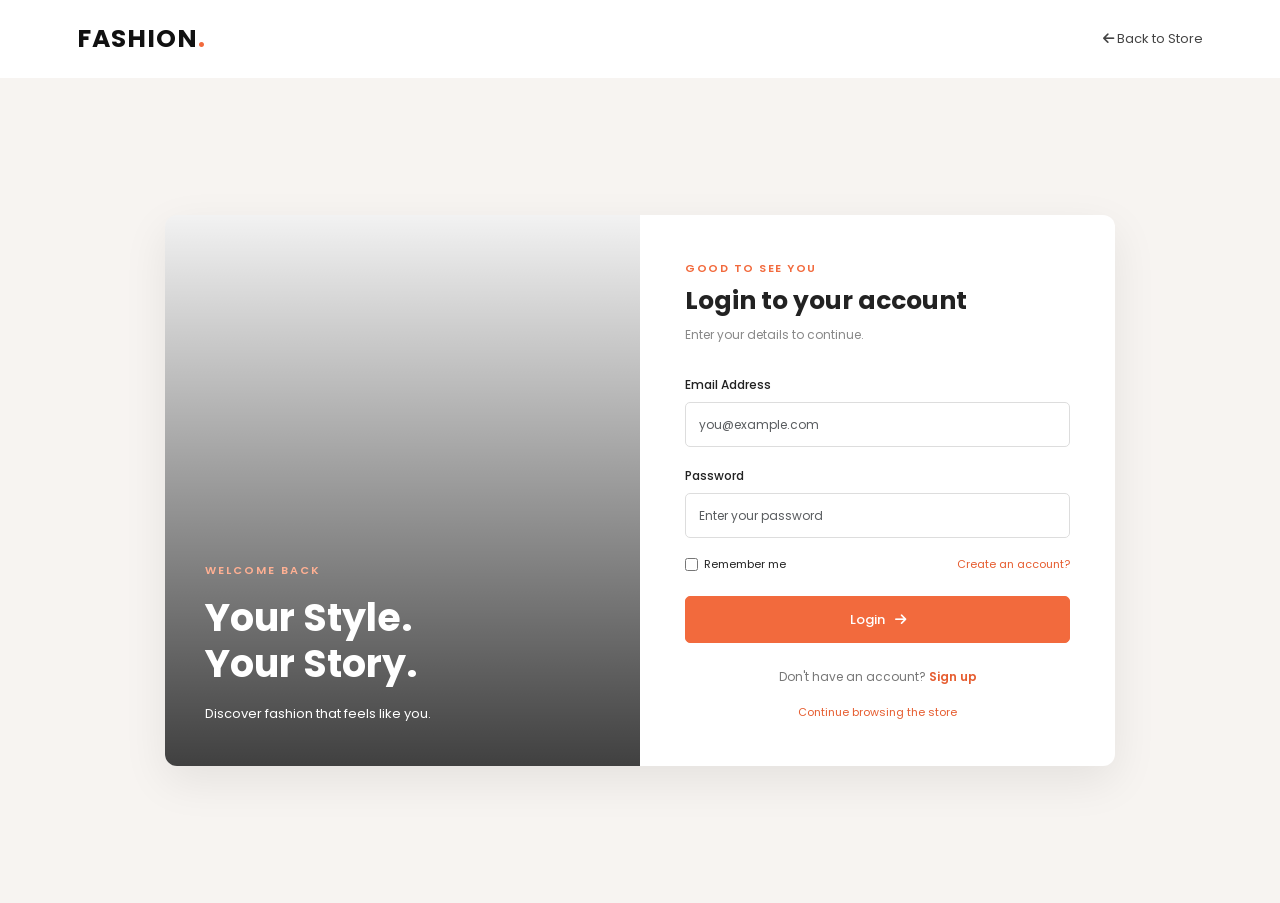
<file: pages/login.html>
<!DOCTYPE html>
<html lang="en">

<head>
    <meta charset="UTF-8">
    <meta name="viewport" content="width=device-width, initial-scale=1.0">

    <title>Login | Fashion Store</title>

    <link href="https://cdn.jsdelivr.net/npm/bootstrap@5.3.8/dist/css/bootstrap.min.css" rel="stylesheet">

    <link href="https://cdnjs.cloudflare.com/ajax/libs/font-awesome/6.7.2/css/all.min.css" rel="stylesheet">

    <link href="https://fonts.googleapis.com/css2?family=Poppins:wght@300;400;500;600;700&display=swap"
        rel="stylesheet">

    <link rel="stylesheet" href="../styles/login.css">
</head>

<body>

    <header class="login-header">
        <a href="../index.html" class="brand">FASHION<span>.</span></a>
        <a href="../index.html" class="back-link">
            <i class="fa-solid fa-arrow-left"></i> Back to Store
        </a>
    </header>

    <main class="login-page">
        <div class="login-card">

            <div class="login-picture">
                <div class="picture-text">
                    <p>WELCOME BACK</p>
                    <h1>Your Style.<br>Your Story.</h1>
                    <span>Discover fashion that feels like you.</span>
                </div>
            </div>

            <div class="login-form-area">
                <div class="form-heading">
                    <p class="eyebrow">GOOD TO SEE YOU</p>
                    <h2>Login to your account</h2>
                    <p>Enter your details to continue.</p>
                </div>

                <form action="#" method="post">
                    <div class="mb-3">
                        <label for="email" class="form-label">Email Address</label>

                        <input type="email" class="form-control" id="email" name="email" placeholder="you@example.com"
                            autocomplete="email" required>
                    </div>

                    <div class="mb-3">
                        <label for="password" class="form-label">Password</label>

                        <input type="password" class="form-control" id="password" name="password"
                            placeholder="Enter your password" autocomplete="current-password" required>
                    </div>

                    <div class="form-options">
                        <label class="remember-option">
                            <input type="checkbox" name="remember">
                            Remember me
                        </label>

                        <a href="signup.html">Create an account?</a>
                    </div>

                    <button type="submit" class="submit-btn">
                        Login <i class="fa-solid fa-arrow-right"></i>
                    </button>
                </form>

                <div class="signup-note">
                    Don't have an account?
                    <a href="signup.html">Sign up</a>
                </div>

                <div class="store-note">
                    <a href="../index.html">Continue browsing the store</a>
                </div>
            </div>

        </div>
    </main>

</body>

</html>
</file>
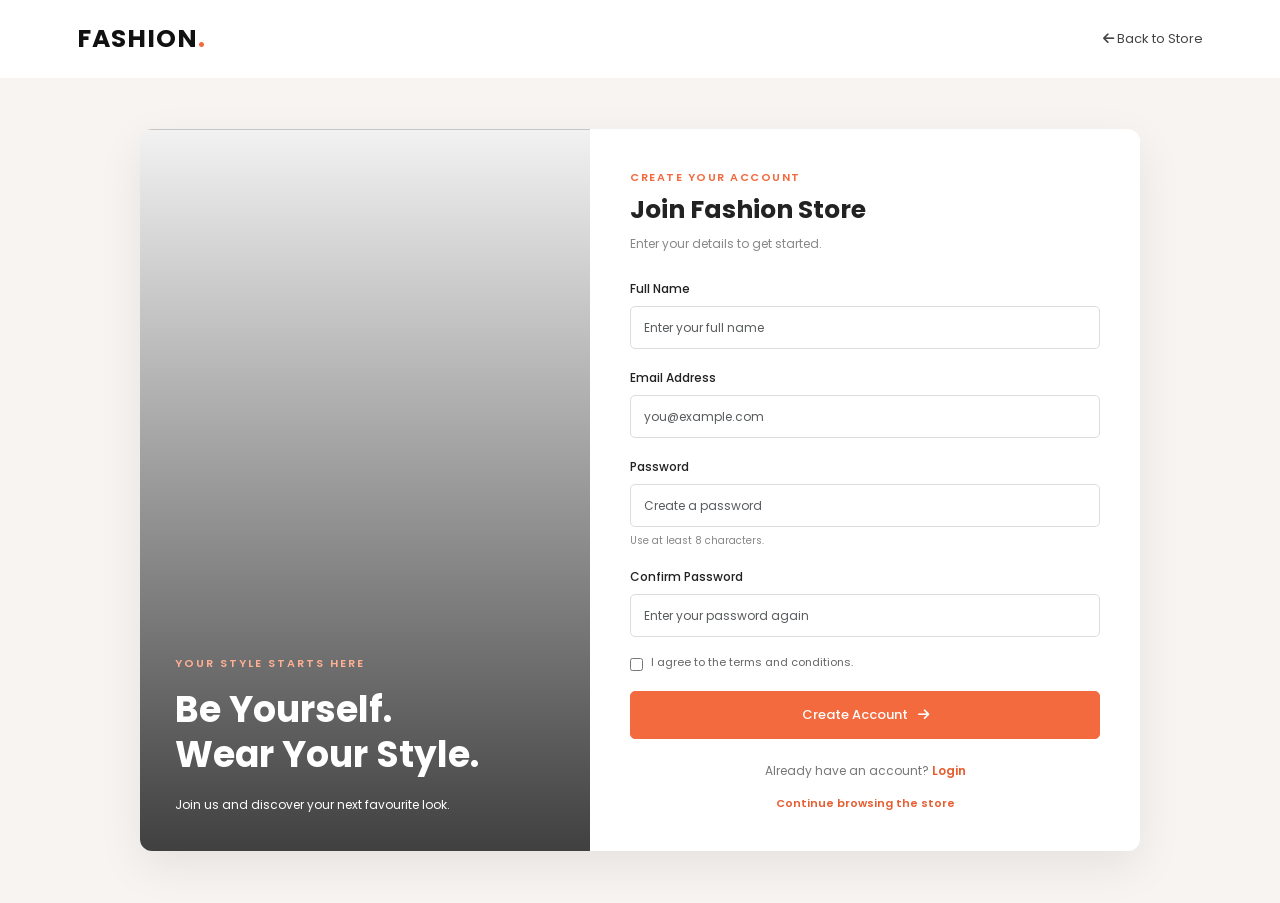
<file: pages/signup.html>
<!DOCTYPE html>
<html lang="en">

<head>
    <meta charset="UTF-8">
    <meta name="viewport" content="width=device-width, initial-scale=1.0">

    <title>Sign Up | Fashion Store</title>

    <link href="https://cdn.jsdelivr.net/npm/bootstrap@5.3.8/dist/css/bootstrap.min.css" rel="stylesheet">

    <link href="https://cdnjs.cloudflare.com/ajax/libs/font-awesome/6.7.2/css/all.min.css" rel="stylesheet">

    <link href="https://fonts.googleapis.com/css2?family=Poppins:wght@300;400;500;600;700&display=swap"
        rel="stylesheet">

    <link rel="stylesheet" href="../styles/signup.css">
</head>

<body>

    <header class="signup-header">
        <a href="../index.html" class="brand">FASHION<span>.</span></a>

        <a href="../index.html" class="back-link">
            <i class="fa-solid fa-arrow-left"></i> Back to Store
        </a>
    </header>

    <main class="signup-page">
        <div class="signup-card">

            <div class="signup-picture">
                <div class="picture-text">
                    <p>YOUR STYLE STARTS HERE</p>
                    <h1>Be Yourself.<br>Wear Your Style.</h1>
                    <span>Join us and discover your next favourite look.</span>
                </div>
            </div>

            <div class="signup-form-area">
                <div class="form-heading">
                    <p class="eyebrow">CREATE YOUR ACCOUNT</p>
                    <h2>Join Fashion Store</h2>
                    <p>Enter your details to get started.</p>
                </div>

                <form action="#" method="post">

                    <div class="mb-3">
                        <label for="fullname" class="form-label">Full Name</label>

                        <input type="text" class="form-control" id="fullname" name="fullname"
                            placeholder="Enter your full name" autocomplete="name" required>
                    </div>

                    <div class="mb-3">
                        <label for="email" class="form-label">Email Address</label>

                        <input type="email" class="form-control" id="email" name="email" placeholder="you@example.com"
                            autocomplete="email" required>
                    </div>

                    <div class="mb-3">
                        <label for="password" class="form-label">Password</label>

                        <input type="password" class="form-control" id="password" name="password"
                            placeholder="Create a password" autocomplete="new-password" minlength="8" required>

                        <small class="password-help">
                            Use at least 8 characters.
                        </small>
                    </div>

                    <div class="mb-3">
                        <label for="confirm-password" class="form-label">
                            Confirm Password
                        </label>

                        <input type="password" class="form-control" id="confirm-password" name="confirm_password"
                            placeholder="Enter your password again" autocomplete="new-password" minlength="8" required>
                    </div>

                    <div class="terms-option">
                        <input type="checkbox" id="terms" name="terms" required>

                        <label for="terms">
                            I agree to the terms and conditions.
                        </label>
                    </div>

                    <button type="submit" class="submit-btn">
                        Create Account <i class="fa-solid fa-arrow-right"></i>
                    </button>

                </form>

                <div class="login-note">
                    Already have an account?
                    <a href="login.html">Login</a>
                </div>

                <div class="store-note">
                    <a href="../index.html">Continue browsing the store</a>
                </div>
            </div>

        </div>
    </main>

</body>

</html>
</file>
<file: styles/login.css>
* {
    margin: 0;
    padding: 0;
    box-sizing: border-box;
}

body {
    min-height: 100vh;
    background: #f7f4f1;
    color: #222;
    font-family: 'Poppins', sans-serif;
}

a {
    text-decoration: none;
}

/* Header */

.login-header {
    display: flex;
    justify-content: space-between;
    align-items: center;
    gap: 15px;
    padding: 20px 6%;
    background: #fff;
}

.brand {
    color: #111;
    font-size: 25px;
    font-weight: 700;
    letter-spacing: 1px;
}

.brand span {
    color: #f26a3d;
}

.back-link {
    color: #444;
    font-size: 13px;
}

.back-link:hover {
    color: #f26a3d;
}

/* Login Layout */

.login-page {
    display: flex;
    align-items: center;
    justify-content: center;
    min-height: calc(100vh - 75px);
    padding: 40px 20px;
}

.login-card {
    display: grid;
    grid-template-columns: 1fr 1fr;
    width: 100%;
    max-width: 950px;
    min-height: 550px;
    overflow: hidden;
    background: #fff;
    border-radius: 12px;
    box-shadow: 0 15px 45px rgba(0, 0, 0, 0.08);
}

/* Picture */

.login-picture {
    display: flex;
    align-items: flex-end;
    padding: 40px;
    color: #fff;
    background:
        linear-gradient(to top, rgba(0, 0, 0, 0.75), rgba(0, 0, 0, 0.05)),
        url("https://images.unsplash.com/photo-1441984904996-e0b6ba687e04?auto=format&fit=crop&w=1000&q=85");
    background-position: center;
    background-size: cover;
}
.picture-text p {
    color: #ffb093;
    font-size: 11px;
    font-weight: 600;
    letter-spacing: 2px;
}

.picture-text h1 {
    font-size: 38px;
    font-weight: 700;
    line-height: 1.2;
    margin: 15px 0;
}

.picture-text span {
    font-size: 13px;
    line-height: 1.8;
}

/* Form */

.login-form-area {
    display: flex;
    flex-direction: column;
    justify-content: center;
    padding: 45px;
}

.eyebrow {
    color: #f26a3d;
    font-size: 11px;
    font-weight: 600;
    letter-spacing: 1.5px;
    margin-bottom: 10px;
}

.form-heading h2 {
    font-size: 25px;
    font-weight: 700;
    margin-bottom: 10px;
}

.form-heading>p:last-child {
    color: #888;
    font-size: 12px;
    margin-bottom: 28px;
}

.form-label {
    font-size: 12px;
    font-weight: 500;
}

.form-control {
    min-height: 45px;
    padding: 11px 13px;
    border: 1px solid #ddd;
    border-radius: 5px;
    font-family: inherit;
    font-size: 12px;
}

.form-control:focus {
    border-color: #f26a3d;
    box-shadow: 0 0 0 3px rgba(242, 106, 61, 0.12);
}

.form-options {
    display: flex;
    justify-content: space-between;
    align-items: center;
    gap: 10px;
    flex-wrap: wrap;
    margin: 18px 0 23px;
    font-size: 11px;
}

.remember-option {
    display: flex;
    align-items: center;
    gap: 6px;
}

.remember-option input {
    accent-color: #f26a3d;
}

.form-options a,
.signup-note a,
.store-note a {
    color: #e65d30;
}

.form-options a:hover,
.signup-note a:hover,
.store-note a:hover {
    text-decoration: underline;
}

.submit-btn {
    width: 100%;
    padding: 13px;
    border: 1px solid #f26a3d;
    border-radius: 5px;
    background: #f26a3d;
    color: #fff;
    font-family: inherit;
    font-size: 13px;
    font-weight: 500;
    cursor: pointer;
    transition: 0.3s;
}

.submit-btn i {
    margin-left: 7px;
}

.submit-btn:hover {
    background: #d95126;
    border-color: #d95126;
}

.signup-note {
    margin-top: 25px;
    text-align: center;
    color: #777;
    font-size: 12px;
}

.signup-note a {
    font-weight: 600;
}

.store-note {
    margin-top: 18px;
    text-align: center;
    font-size: 11px;
}

/* Mobile */

@media (max-width: 700px) {
    .login-page {
        padding: 25px 15px;
    }

    .login-card {
        grid-template-columns: 1fr;
        max-width: 450px;
    }

    .login-picture {
        min-height: 210px;
        padding: 25px;
    }

    .picture-text h1 {
        font-size: 29px;
    }

    .login-form-area {
        padding: 30px 25px;
    }

    .form-heading h2 {
        font-size: 22px;
    }
}

@media (max-width: 400px) {
    .login-header {
        padding: 18px 15px;
    }

    .brand {
        font-size: 21px;
    }

    .back-link {
        font-size: 11px;
    }

    .login-form-area {
        padding: 25px 18px;
    }
}
</file>
<file: styles/signup.css>
* {
    margin: 0;
    padding: 0;
    box-sizing: border-box;
}

body {
    min-height: 100vh;
    background: #f7f4f1;
    color: #222;
    font-family: 'Poppins', sans-serif;
}

a {
    text-decoration: none;
}

/* Header */
.signup-header {
    display: flex;
    justify-content: space-between;
    align-items: center;
    gap: 15px;
    padding: 20px 6%;
    background: #fff;
}

.brand {
    color: #111;
    font-size: 25px;
    font-weight: 700;
    letter-spacing: 1px;
}

.brand span {
    color: #f26a3d;
}

.back-link {
    color: #444;
    font-size: 13px;
}

.back-link:hover {
    color: #f26a3d;
}

/* Sign Up Layout */

.signup-page {
    display: flex;
    align-items: center;
    justify-content: center;
    min-height: calc(100vh - 75px);
    padding: 40px 20px;
}

.signup-card {
    display: grid;
    grid-template-columns: 0.9fr 1.1fr;
    width: 100%;
    max-width: 1000px;
    overflow: hidden;
    background: #fff;
    border-radius: 12px;
    box-shadow: 0 15px 45px rgba(0, 0, 0, 0.08);
}

/* Picture */

.signup-picture {
    display: flex;
    align-items: flex-end;
    min-height: 650px;
    padding: 35px;
    color: #fff;
    background:
        linear-gradient(to top, rgba(0, 0, 0, 0.75), rgba(0, 0, 0, 0.05)),
        url("https://images.unsplash.com/photo-1441984904996-e0b6ba687e04?auto=format&fit=crop&w=1000&q=85");
    background-position: center;
    background-size: cover;
}

.picture-text p {
    color: #ffb093;
    font-size: 11px;
    font-weight: 600;
    letter-spacing: 2px;
}

.picture-text h1 {
    font-size: 36px;
    font-weight: 700;
    line-height: 1.25;
    margin: 15px 0;
}

.picture-text span {
    font-size: 12px;
    line-height: 1.8;
}

/* Form */

.signup-form-area {
    display: flex;
    flex-direction: column;
    justify-content: center;
    padding: 40px;
}

.eyebrow {
    color: #f26a3d;
    font-size: 11px;
    font-weight: 600;
    letter-spacing: 1.5px;
    margin-bottom: 10px;
}

.form-heading h2 {
    font-size: 25px;
    font-weight: 700;
    margin-bottom: 10px;
}

.form-heading>p:last-child {
    color: #888;
    font-size: 12px;
    margin-bottom: 23px;
}

.form-label {
    font-size: 12px;
    font-weight: 500;
}

.form-control {
    min-height: 43px;
    padding: 10px 13px;
    border: 1px solid #ddd;
    border-radius: 5px;
    font-family: inherit;
    font-size: 12px;
}

.form-control:focus {
    border-color: #f26a3d;
    box-shadow: 0 0 0 3px rgba(242, 106, 61, 0.12);
}

.password-help {
    display: block;
    margin-top: 6px;
    color: #888;
    font-size: 10px;
}

.terms-option {
    display: flex;
    align-items: flex-start;
    gap: 8px;
    margin: 17px 0 20px;
    font-size: 11px;
}

.terms-option input {
    margin-top: 4px;
    accent-color: #f26a3d;
}

.terms-option label {
    color: #666;
}

.submit-btn {
    width: 100%;
    padding: 13px;
    border: 1px solid #f26a3d;
    border-radius: 5px;
    background: #f26a3d;
    color: #fff;
    font-family: inherit;
    font-size: 13px;
    font-weight: 500;
    cursor: pointer;
    transition: 0.3s;
}

.submit-btn i {
    margin-left: 7px;
}

.submit-btn:hover {
    background: #d95126;
    border-color: #d95126;
}

.login-note {
    margin-top: 23px;
    color: #777;
    text-align: center;
    font-size: 12px;
}

.login-note a,
.store-note a {
    color: #e65d30;
    font-weight: 600;
}

.login-note a:hover,
.store-note a:hover {
    text-decoration: underline;
}

.store-note {
    margin-top: 15px;
    text-align: center;
    font-size: 11px;
}

/* Responsive */

@media (max-width: 750px) {
    .signup-page {
        padding: 25px 15px;
    }

    .signup-card {
        grid-template-columns: 1fr;
        max-width: 480px;
    }

    .signup-picture {
        min-height: 220px;
        padding: 25px;
    }

    .picture-text h1 {
        font-size: 29px;
    }

    .signup-form-area {
        padding: 30px 25px;
    }

    .form-heading h2 {
        font-size: 22px;
    }
}

@media (max-width: 400px) {
    .signup-header {
        padding: 18px 15px;
    }

    .brand {
        font-size: 21px;
    }

    .back-link {
        font-size: 11px;
    }

    .signup-form-area {
        padding: 25px 18px;
    }
}
</file>
